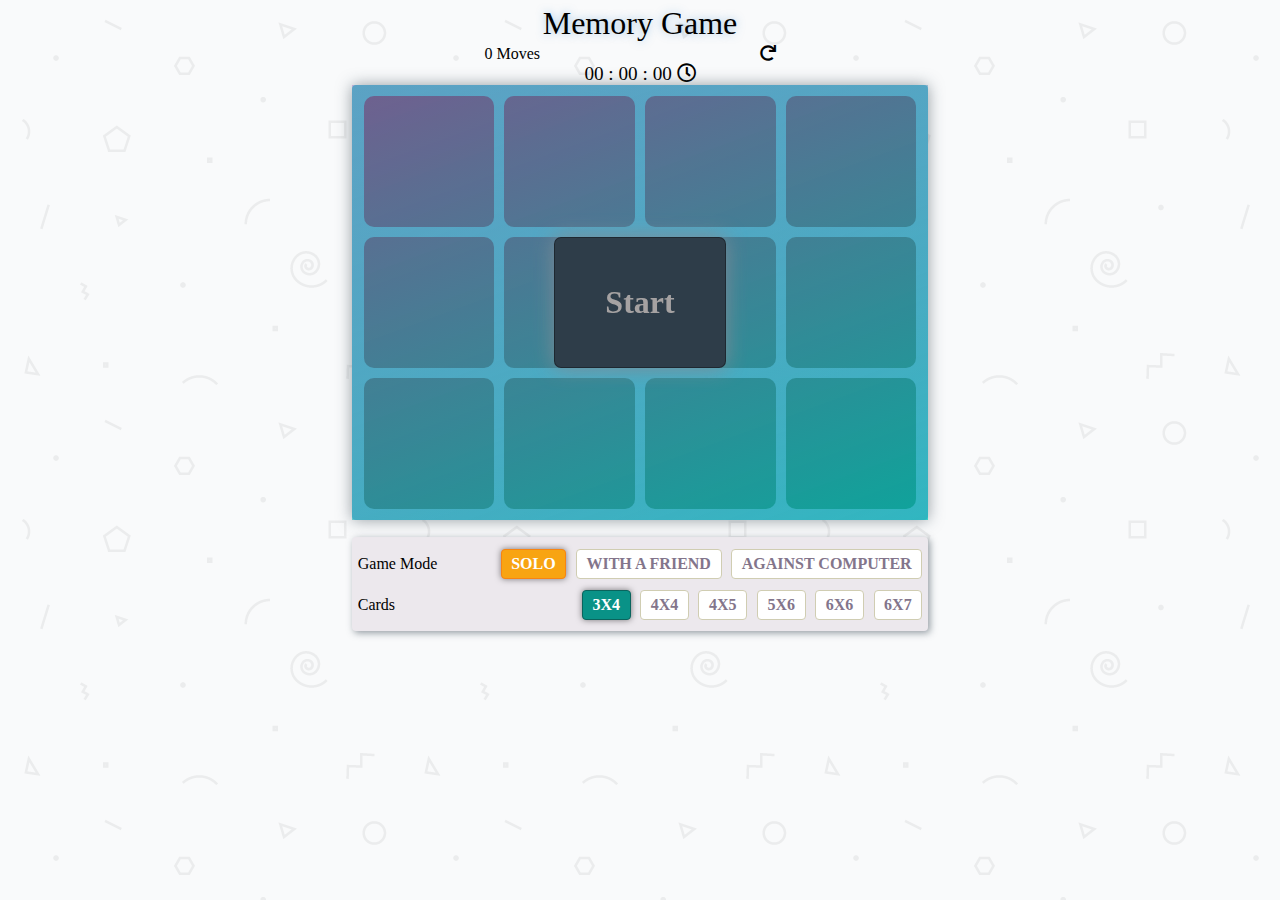
<file: index.html>
<!DOCTYPE html>
<html lang="en">

<head>
    <meta charset="UTF-8">
    <meta name="viewport" content="width=device-width, initial-scale=1.0">
    <title>Memory Game</title>

    <link rel="stylesheet" href="css/fontaswesme-all.min.css">
    <link rel="stylesheet" href="css/style.css">
</head>

<body>
    <div class="container">
        <header>
            <h1 class="container__heading1">Memory Game</h1>
        </header>

        <section class="current-playing-status">
            <!-- Sold -->
            <article class="current-playing-status__solo">
                <span class="current-playing-status__solo__moves">0 Moves</span>
                <span class="current-playing-status__solo__reset"><i class="fas fa-redo"></i></span>
            </article>
            <!-- With a friend -->
            <article class="current-playing-status__with-a-friend">
                <div>
                    <p>
                        <!--Here the Player Name and its pairs counter-->
                    </p>
                </div>
                <div>
                    <p>
                        <!--Here the Player Name and its pairs counter-->
                    </p>
                </div>
            </article>
            <!-- Against Computer -->
            <article class="current-playing-status__against-computer">
                <div>
                    <p>You
                        <span>Pairs: 1</span>
                    </p>
                </div>
                <div>
                    <p>Computer
                        <span>Pairs: 2</span>
                    </p>
                </div>
            </article>
            <article class="timer-container">
                <span class="timer__minutes">00</span>
                <span>:</span>
                <span class="timer__seconds">00</span>
                <span>:</span>
                <span class="timer__tens">00</span>
                <i class="far fa-clock"></i>
            </article>
        </section>

        <main id="game-board" class="cards-board">
            <div class="overlay-to-start-playing">
                <p><span>Start</span></p>
            </div>
        </main>

        <section class="game-choices">
            <article class="game-choices__mode">
                <span>Game Mode</span>
                <div>
                    <span id="game-mode-solo"
                        class="game-choices__mode__options game-choices__mode__options__focused">Solo</span>
                    <span id="game-mode-with-a-friend" class="game-choices__mode__options">With a friend</span>
                    <span id="game-mode-against-computer" class="game-choices__mode__options">Against Computer</span>
                </div>
            </article>

            <!-- Against Computer Only -->
            <article class="game-choices__difficulty">
                <span>Game Difficulty</span>
                <div>
                    <span
                        class="game-choices__difficulty__options game-choices__difficulty__options__focused">Easy</span>
                    <span class="game-choices__difficulty__options">Normal</span>
                    <span class="game-choices__difficulty__options">Hard</span>
                </div>
            </article>

            <article class="game-choices__board-size">
                <span>Cards</span>
                <div>
                    <span
                        class="game-choices__board-size__options game-choices__board-size__options__focused">3x4</span>
                    <span class="game-choices__board-size__options">4x4</span>
                    <span class="game-choices__board-size__options">4x5</span>
                    <span class="game-choices__board-size__options">5x6</span>
                    <span class="game-choices__board-size__options">6x6</span>
                    <span class="game-choices__board-size__options">6x7</span>
                </div>
            </article>
        </section>

    </div>

    <div class="modal">
        <div class="modal__box">
            <h3>Congratulations You Won!</h3>
            <p class="Box-Content"></p>
            <button class="modal__box__restart-game">Restart Game</button>
        </div>
    </div>

    <script type="module" src="js/app.js"></script>
</body>

</html>
</file>
<file: css/style.css>
*, *::before, *::after {
    box-sizing: border-box;
    margin: 0;
    padding: 0;
}

body {
    background: #ffffff url('../images/background.png');
    /* Background pattern from Subtle Patterns */
    font-family: 'Coda', cursive;
}

/* Start Game container Style */

.container {
    height: 90%;
    width: 45%;
    margin: 5px auto;
}

.container__heading1 {
    text-align: center;
    font-size: 2em;
    font-weight: 300;
    text-shadow: 0 0 8px rgba(67, 145, 209, 0.5);
    margin-bottom: .5%;
}

/* End Game container Style */

/* Start Playing status Style */

.current-playing-status__solo {
    display: flex;
    /*Changed To flex via JS*/
    justify-content: space-evenly;
}

.current-playing-status__solo span {
    width: 33%;
    text-align: center;
}

.current-playing-status__solo__reset {
    cursor: pointer;
}

.current-playing-status__with-a-friend, .current-playing-status__against-computer {
    display: none;
    /*Changed To flex via JS*/
    justify-content: space-between;
}

.current-playing-status__with-a-friend div, .current-playing-status__against-computer div {
    text-align: center;
    padding: 1%;
    width: 40%;
    margin: 0.5%;
    font-weight: 900;
    border-radius: 3px;
}

.active-player {
    background-color: #08bdae;
    border: 1px solid #088f84;
    color: #fff;
}

.current-playing-status__with-a-friend div, .current-playing-status__against-computer div {
    background-color: #eee6f5;
    border: 1px solid #e9d6fa;
    color: #83758b;
}

.current-playing-status__with-a-friend div span, .current-playing-status__against-computer div span {
    color: #f8a412
}

.current-playing-status__with-a-friend div span, .current-playing-status__against-computer div span {
    display: block;
    font-weight: normal;
    font-size: 0.75rem;
}

.timer-container {
    text-align: center;
    font-size: 1.2rem;
}

/* End Playing status Style */

/* Start main.cards-board Style */
.cards-board {
    display: grid;
    grid-template-rows: repeat(3,1fr);
    grid-template-columns: repeat(4,1fr);
    gap: 10px;
    padding: 2%;
    position: relative;
    background: linear-gradient(160deg, #02ccba 0%, #aa7ecd 100%);
    box-shadow: 0 0 15px 0 rgba(46, 61, 73, 0.5);
    border-radius: 4px;
}

/* Start handling of game cards and board */
.card {
    background-color:#2e3d49; 
    border-radius: 10px;
}

.face {
    transform-style: preserve-3d;
    transform:  rotateY(180deg);
    backface-visibility: hidden;
    transition:1s ease-in-out;   
    display: flex;
    justify-content: center;
    align-items: center;
    width: 100%;
    background-color: white;
    border-radius: 10px;
}

.flip {
    transform: perspective(500px) rotateY(0deg) translateZ(10px);
}

.disabled {
    pointer-events: none;
}
/* .cards-board {

} */

.overlay-to-start-playing {
    position: absolute;
    top: 0;
    left: 0;
    display: flex;
    justify-content: center;
    align-items: center;
    width: 100%;
    height: 100%;
    background: linear-gradient(160deg, #aa7ecd88 0%, #02ccbbb8 100%);
    z-index: 1;
}

.overlay-to-start-playing p {
    display: flex;
    justify-content: center;
    align-items: center;
    width: 30%;
    height: 30%;
    background-color: #2e3d49;
    color: rgb(165, 162, 162);
    border-radius: 7px;
    transition: 0.5s;
    border: 1px solid rgba(0, 0, 0, 0.337);
    box-shadow: 0 0 20px 0 rgb(125, 139, 150);
    cursor: pointer;
}

.overlay-to-start-playing p span {
    font-size: 2rem;
    font-weight: 900;
}

.overlay-to-start-playing p:hover {
    background-color: #1a2229;
    border: 1px solid rgba(0, 0, 0, 0.159);
    box-shadow: 0 0 20px 0 rgba(252, 254, 255, 0.652);
    color: #fff;
}

/* End main.cards-board Style */

/* Start Game Choices Style */

.game-choices {
    background-color: #ece8ed;
    box-shadow: 2px 2px 7px 0 rgba(46, 61, 73, 0.5);
    border-radius: 4px;
    padding: 1% 0;
    margin: 3% 0 4%;
}

.game-choices__mode, .game-choices__difficulty, .game-choices__board-size {
    display: flex;
    justify-content: space-between;
    align-items: baseline;
    padding: 1%;
}

.game-choices__difficulty{
    display: none;/* Handled by JS when user play against computer */
}

.game-choices__mode>span, .game-choices__difficulty>span, .game-choices__board-size>span {
    min-width: 15%;
    max-width: 25%;
}

.game-choices__mode div, .game-choices__difficulty div, .game-choices__board-size div {
    flex-grow: 1;
    display: flex;
    justify-content: flex-end;
    flex-wrap: wrap;
}

.game-choices__mode__options, .game-choices__difficulty__options, .game-choices__board-size__options {
    background-color: #fff;
    border: 1px solid #d0cdb2;
    border-radius: 4px;
    color: #83758b;
    margin-left: 2%;
    text-transform: uppercase;
    padding: 1% 2%;
    text-align: center;
    font-weight: 900;
    transition: all 0.5s;
    cursor: pointer;
}

.game-choices__mode__options:hover, .game-choices__mode__options__focused {
    background-color: #f8a412;
    border: 1px solid #f88412;
    color: #fff;
    box-shadow: 0px 0px 6px rgba(0, 0, 0, 0.5);
}

.game-choices__difficulty__options:hover, .game-choices__difficulty__options__focused {
    background-color: #780dbd;
    border: 1px solid #5b0394;
    color: #fff;
    box-shadow: 0px 0px 6px rgba(0, 0, 0, 0.5);
}

.game-choices__board-size__options:hover, .game-choices__board-size__options__focused {
    background-color: #099287;
    border: 1px solid #0a645d;
    color: #fff;
    box-shadow: 0px 0px 6px rgba(0, 0, 0, 0.5);
}

/* End Game Choices Style */

/* Start message after game done */

.modal {
    position: fixed;
    top: 0;
    left: 0;
    display: none;
    justify-content: center;
    align-items: center;
    width: 100%;
    height: 100%;
    background-color: rgba(49, 49, 49, 0.5);
    z-index: 1;
}

.modal__box {
    background-color: #fff;
    padding: 2%;
    border-radius: 5px;
    box-shadow: 0 0 40px #000000;
    display: flex;
    flex-direction: column;
    justify-content: center;
    align-items: center;
}

.modal__box h3 {
    font-size: 1.4em;
    width: 100%;
    text-align: center;
}

.modal__box p {
    padding: 5%;
    text-align: center;
}

.modal__box__restart-game {
    color: #f3f7f7;
    background-color: #02b3e4;
    width: 120px;
    height: 30px;
    border: 1px solid #e9edef;
    border-radius: 5px;
    box-shadow: 0px 0px 4px rgba(0, 0, 0, 0.5);
    font-size: 1em;
    outline: none;
}

.modal__box__restart-game:hover {
    background-color: #f3f7f7;
    color: #02b3e4;
    transition: all 0.5s;
}

@media only screen and (max-width: 768px){
    .container {
        width: 80%;
    }
}

@media only screen and (max-width: 467px){
    .container {
        width: 90%;
    }
}

.match {
    opacity: 0.7;
}
</file>
